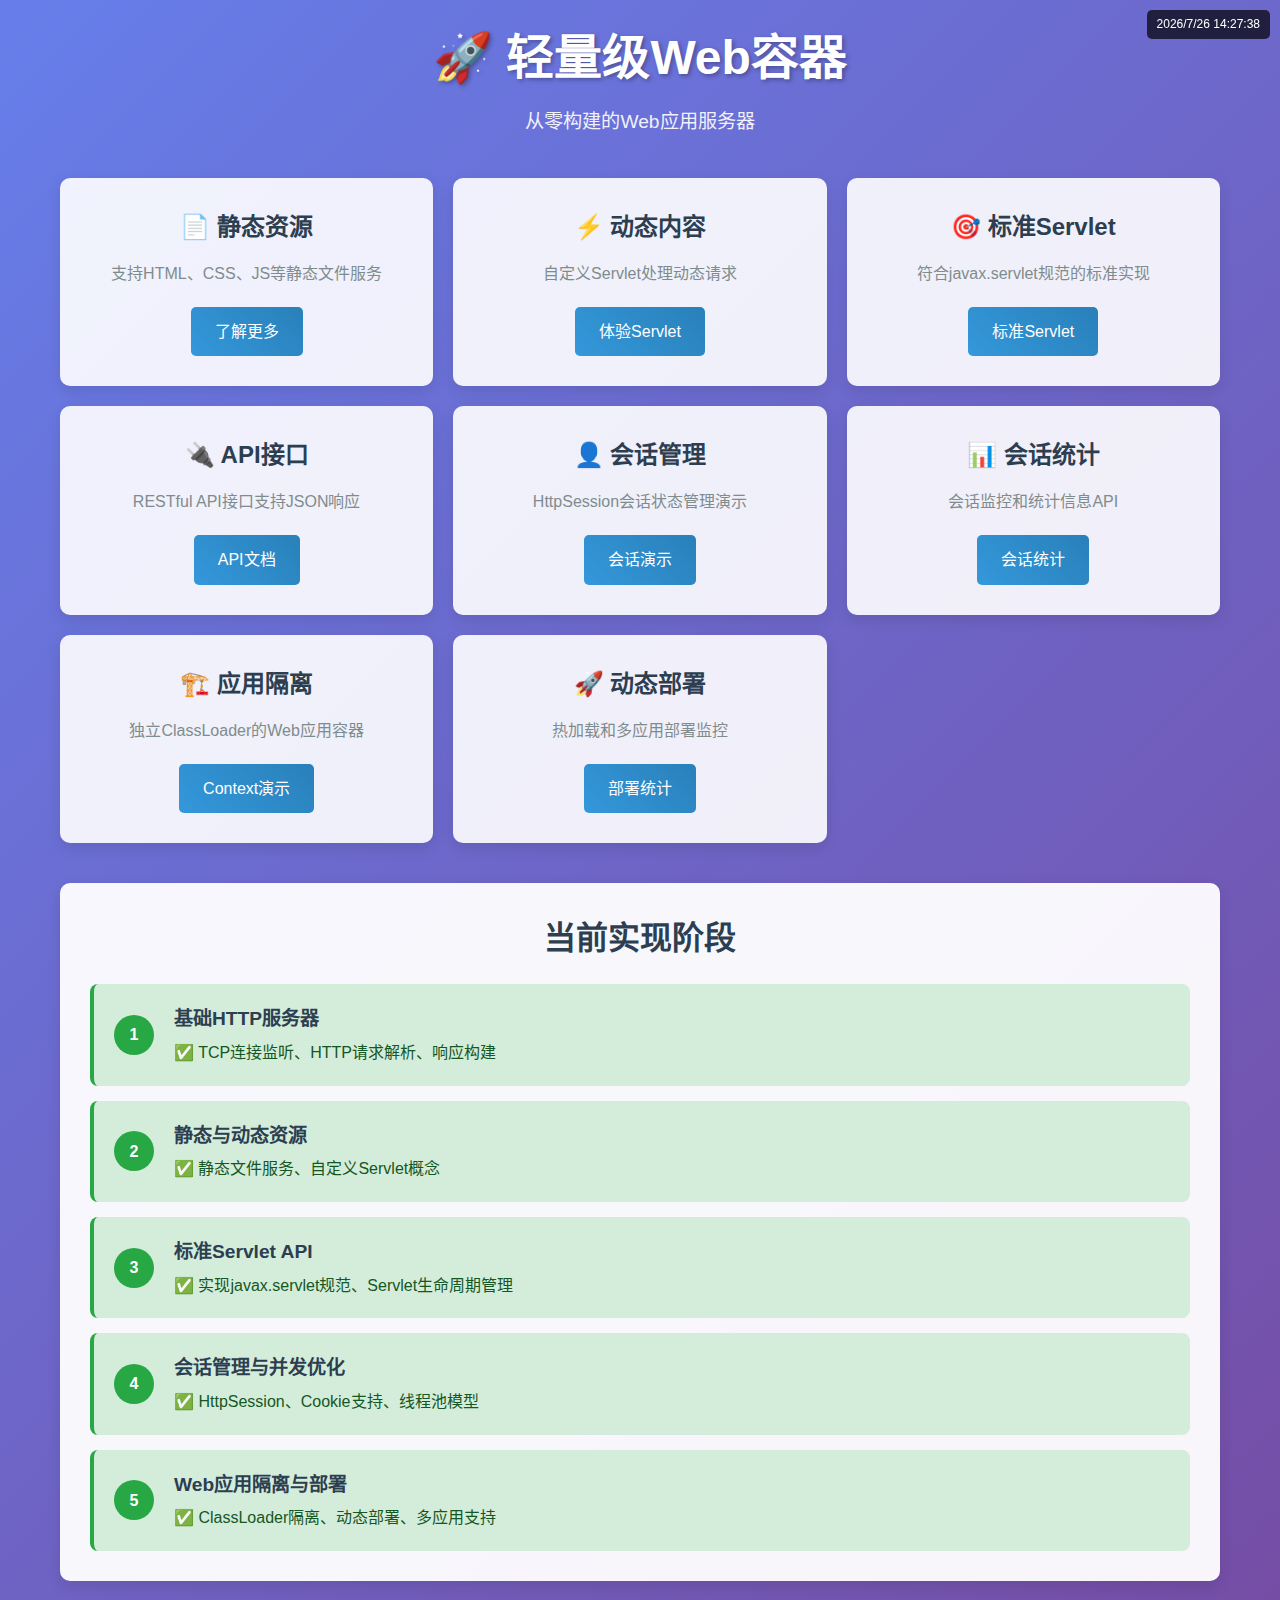
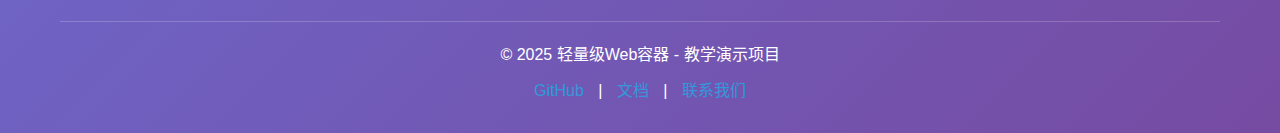
<file: webapps/ROOT/index.html>
<!DOCTYPE html>
<html lang="zh-CN">

<head>
    <meta charset="UTF-8">
    <meta name="viewport" content="width=device-width, initial-scale=1.0">
    <title>轻量级Web容器 - 首页</title>
    <link rel="stylesheet" href="style.css">
</head>

<body>
    <div class="container">
        <header>
            <h1>🚀 轻量级Web容器</h1>
            <p class="subtitle">从零构建的Web应用服务器</p>
        </header>

        <main>
            <div class="feature-grid">
                <div class="feature-card">
                    <h3>📄 静态资源</h3>
                    <p>支持HTML、CSS、JS等静态文件服务</p>
                    <a href="about.html" class="btn">了解更多</a>
                </div>

                <div class="feature-card">
                    <h3>⚡ 动态内容</h3>
                    <p>自定义Servlet处理动态请求</p>
                    <a href="/hello" class="btn">体验Servlet</a>
                </div>

                <div class="feature-card">
                    <h3>🎯 标准Servlet</h3>
                    <p>符合javax.servlet规范的标准实现</p>
                    <a href="/servlet" class="btn">标准Servlet</a>
                </div>

                <div class="feature-card">
                    <h3>🔌 API接口</h3>
                    <p>RESTful API接口支持JSON响应</p>
                    <a href="/api" class="btn">API文档</a>
                </div>

                <div class="feature-card">
                    <h3>👤 会话管理</h3>
                    <p>HttpSession会话状态管理演示</p>
                    <a href="/session" class="btn">会话演示</a>
                </div>

                <div class="feature-card">
                    <h3>📊 会话统计</h3>
                    <p>会话监控和统计信息API</p>
                    <a href="/api/sessions" class="btn">会话统计</a>
                </div>

                <div class="feature-card">
                    <h3>🏗️ 应用隔离</h3>
                    <p>独立ClassLoader的Web应用容器</p>
                    <a href="/context" class="btn">Context演示</a>
                </div>

                <div class="feature-card">
                    <h3>🚀 动态部署</h3>
                    <p>热加载和多应用部署监控</p>
                    <a href="/api/deployment" class="btn">部署统计</a>
                </div>
            </div>

            <div class="info-section">
                <h2>当前实现阶段</h2>
                <div class="stage-list">
                    <div class="stage completed">
                        <span class="stage-number">1</span>
                        <div class="stage-content">
                            <h4>基础HTTP服务器</h4>
                            <p>✅ TCP连接监听、HTTP请求解析、响应构建</p>
                        </div>
                    </div>
                    <div class="stage completed">
                        <span class="stage-number">2</span>
                        <div class="stage-content">
                            <h4>静态与动态资源</h4>
                            <p>✅ 静态文件服务、自定义Servlet概念</p>
                        </div>
                    </div>
                    <div class="stage completed">
                        <span class="stage-number">3</span>
                        <div class="stage-content">
                            <h4>标准Servlet API</h4>
                            <p>✅ 实现javax.servlet规范、Servlet生命周期管理</p>
                        </div>
                    </div>
                    <div class="stage completed">
                        <span class="stage-number">4</span>
                        <div class="stage-content">
                            <h4>会话管理与并发优化</h4>
                            <p>✅ HttpSession、Cookie支持、线程池模型</p>
                        </div>
                    </div>
                    <div class="stage completed">
                        <span class="stage-number">5</span>
                        <div class="stage-content">
                            <h4>Web应用隔离与部署</h4>
                            <p>✅ ClassLoader隔离、动态部署、多应用支持</p>
                        </div>
                    </div>
                </div>
            </div>
        </main>

        <footer>
            <p>&copy; 2025 轻量级Web容器 - 教学演示项目</p>
            <p>
                <a href="https://github.com" target="_blank">GitHub</a> |
                <a href="docs/" target="_blank">文档</a> |
                <a href="mailto:example@example.com">联系我们</a>
            </p>
        </footer>
    </div>

    <script>
        function testConcurrency() {
            alert('并发测试：可以打开多个浏览器标签页同时访问来测试多线程处理能力！');
        }

        // 显示当前时间
        function updateTime() {
            const now = new Date();
            const timeString = now.toLocaleString('zh-CN');
            document.getElementById('current-time').textContent = timeString;
        }

        // 页面加载完成后每秒更新时间
        window.addEventListener('load', function () {
            setInterval(updateTime, 1000);
            updateTime();
        });
    </script>

    <div id="current-time"
        style="position: fixed; top: 10px; right: 10px; background: rgba(0,0,0,0.7); color: white; padding: 5px 10px; border-radius: 5px; font-size: 12px;">
    </div>
</body>

</html>
</file>
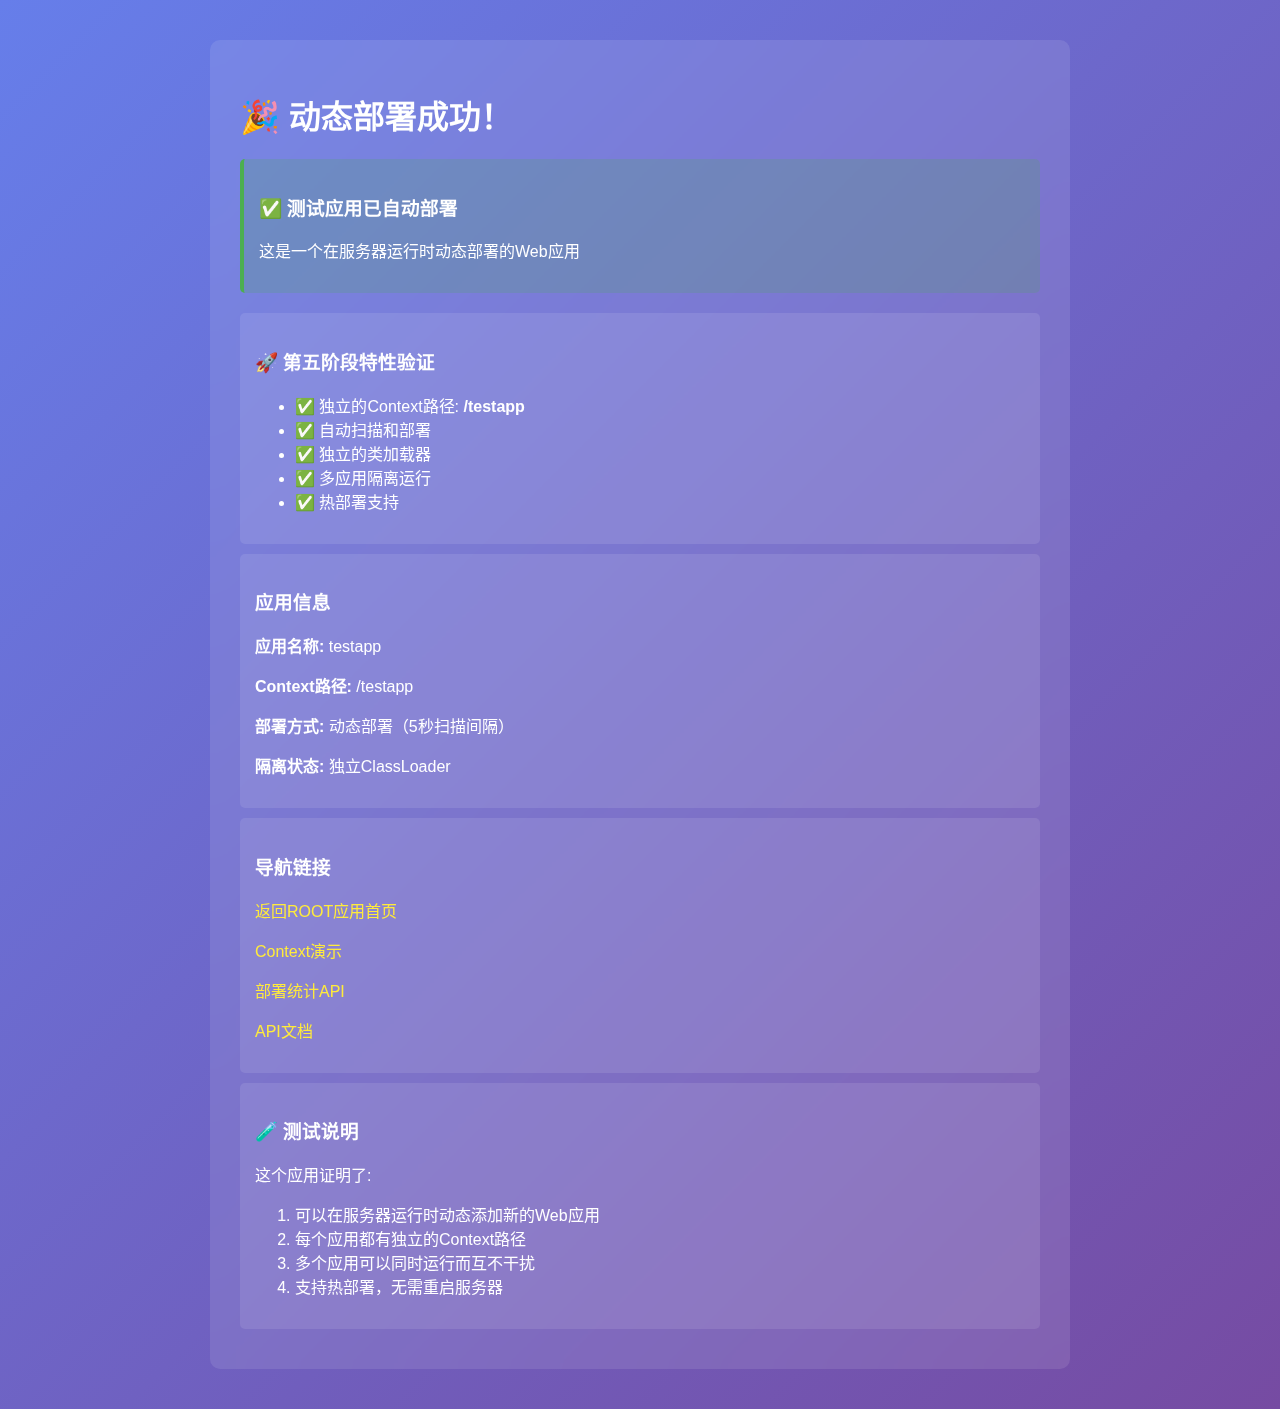
<file: webapps/testapp/index.html>
<!DOCTYPE html>
<html lang="zh-CN">

<head>
    <meta charset="UTF-8">
    <meta name="viewport" content="width=device-width, initial-scale=1.0">
    <title>测试应用 - 动态部署演示</title>
    <style>
        body {
            font-family: Arial, sans-serif;
            margin: 40px;
            background: linear-gradient(135deg, #667eea 0%, #764ba2 100%);
            color: white;
        }

        .container {
            max-width: 800px;
            margin: 0 auto;
            background: rgba(255, 255, 255, 0.1);
            padding: 30px;
            border-radius: 10px;
            backdrop-filter: blur(10px);
        }

        .success {
            background: rgba(76, 175, 80, 0.2);
            padding: 15px;
            border-radius: 5px;
            border-left: 4px solid #4CAF50;
            margin: 20px 0;
        }

        .info-box {
            background: rgba(255, 255, 255, 0.1);
            padding: 15px;
            margin: 10px 0;
            border-radius: 5px;
        }

        a {
            color: #ffeb3b;
            text-decoration: none;
        }

        a:hover {
            text-decoration: underline;
        }
    </style>
</head>

<body>
    <div class="container">
        <h1>🎉 动态部署成功！</h1>

        <div class="success">
            <h3>✅ 测试应用已自动部署</h3>
            <p>这是一个在服务器运行时动态部署的Web应用</p>
        </div>

        <div class="info-box">
            <h3>🚀 第五阶段特性验证</h3>
            <ul>
                <li>✅ 独立的Context路径: <strong>/testapp</strong></li>
                <li>✅ 自动扫描和部署</li>
                <li>✅ 独立的类加载器</li>
                <li>✅ 多应用隔离运行</li>
                <li>✅ 热部署支持</li>
            </ul>
        </div>

        <div class="info-box">
            <h3>应用信息</h3>
            <p><strong>应用名称:</strong> testapp</p>
            <p><strong>Context路径:</strong> /testapp</p>
            <p><strong>部署方式:</strong> 动态部署（5秒扫描间隔）</p>
            <p><strong>隔离状态:</strong> 独立ClassLoader</p>
        </div>

        <div class="info-box">
            <h3>导航链接</h3>
            <p><a href="/">返回ROOT应用首页</a></p>
            <p><a href="/context">Context演示</a></p>
            <p><a href="/api/deployment">部署统计API</a></p>
            <p><a href="/api">API文档</a></p>
        </div>

        <div class="info-box">
            <h3>🧪 测试说明</h3>
            <p>这个应用证明了:</p>
            <ol>
                <li>可以在服务器运行时动态添加新的Web应用</li>
                <li>每个应用都有独立的Context路径</li>
                <li>多个应用可以同时运行而互不干扰</li>
                <li>支持热部署，无需重启服务器</li>
            </ol>
        </div>
    </div>
</body>

</html>
</file>
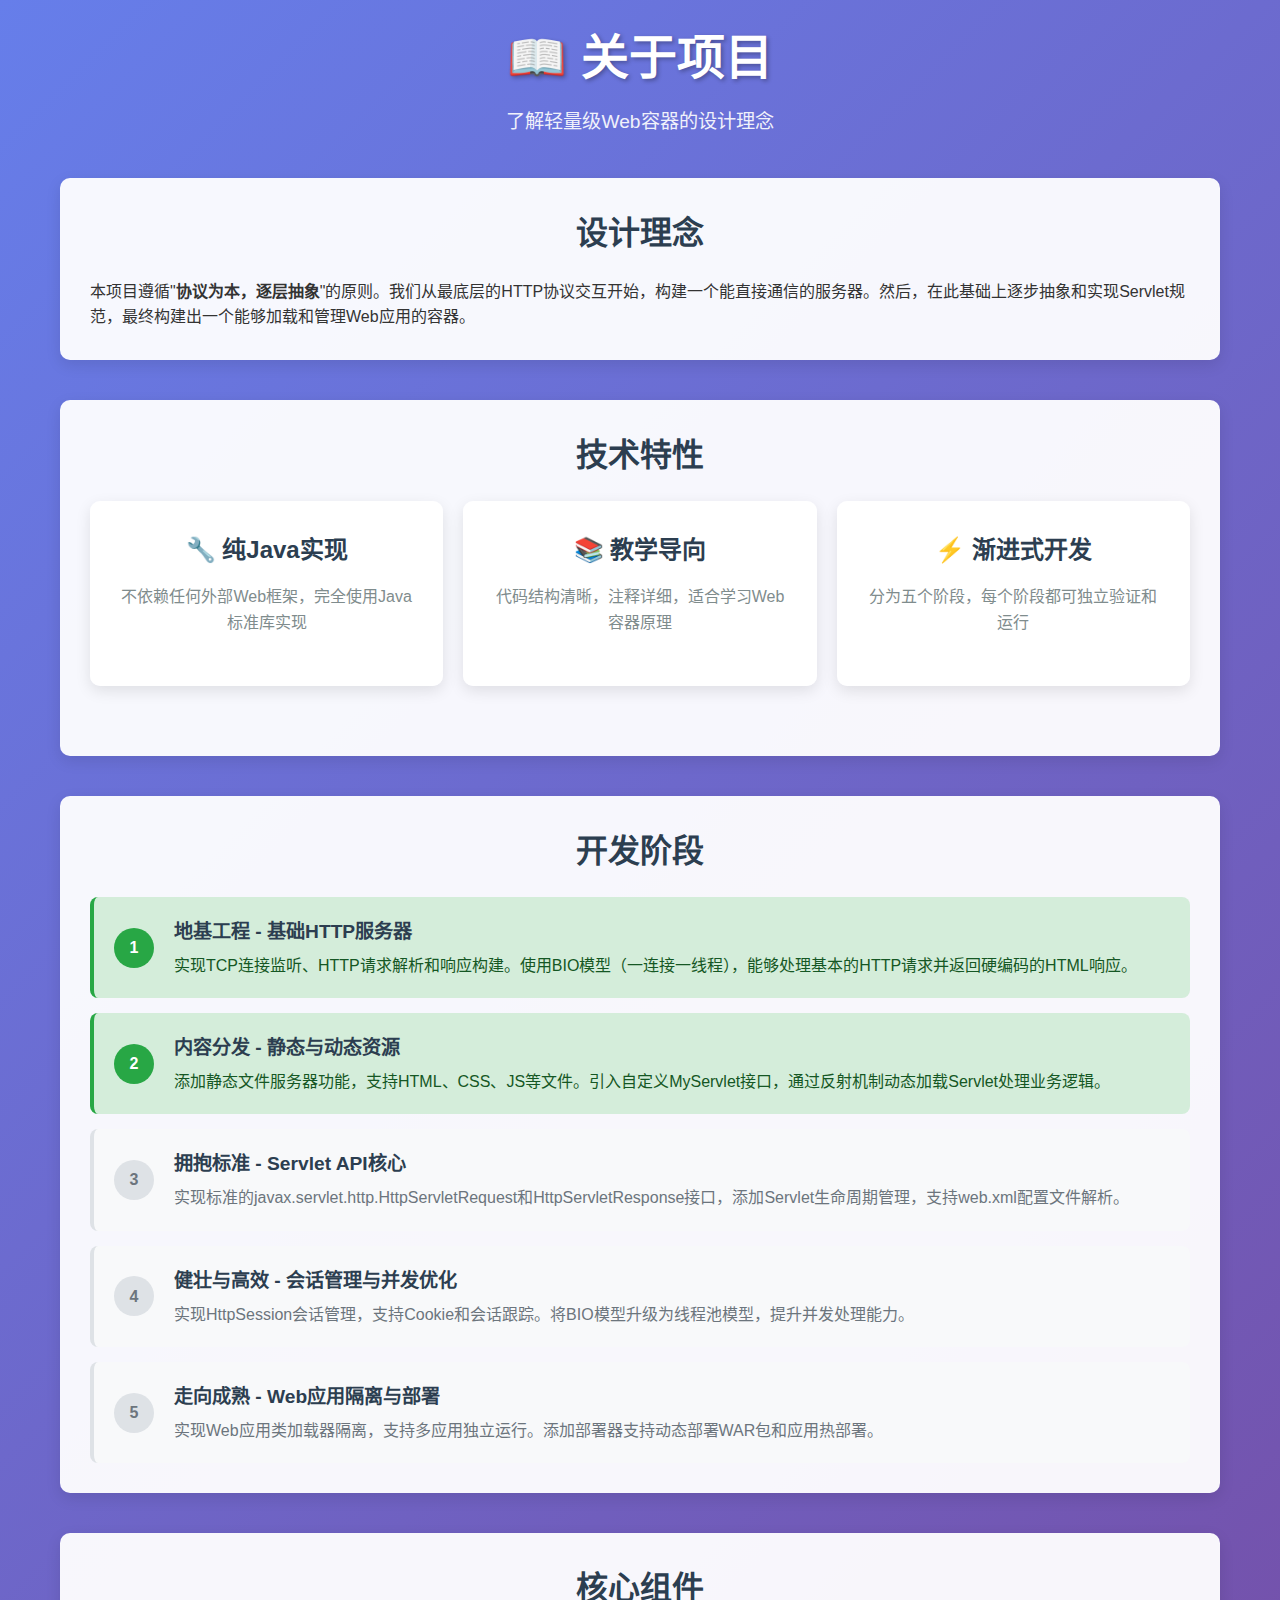
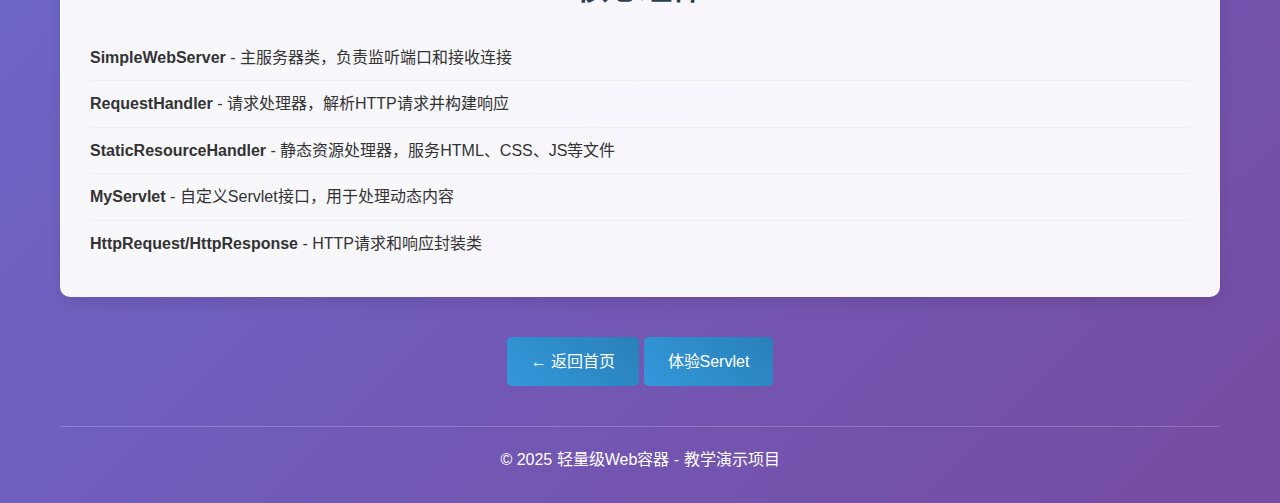
<file: webapps/ROOT/about.html>
<!DOCTYPE html>
<html lang="zh-CN">

<head>
    <meta charset="UTF-8">
    <meta name="viewport" content="width=device-width, initial-scale=1.0">
    <title>关于 - 轻量级Web容器</title>
    <link rel="stylesheet" href="style.css">
</head>

<body>
    <div class="container">
        <header>
            <h1>📖 关于项目</h1>
            <p class="subtitle">了解轻量级Web容器的设计理念</p>
        </header>

        <main>
            <div class="info-section">
                <h2>设计理念</h2>
                <p>本项目遵循"<strong>协议为本，逐层抽象</strong>"的原则。我们从最底层的HTTP协议交互开始，构建一个能直接通信的服务器。然后，在此基础上逐步抽象和实现Servlet规范，最终构建出一个能够加载和管理Web应用的容器。
                </p>
            </div>

            <div class="info-section">
                <h2>技术特性</h2>
                <div class="feature-grid">
                    <div class="feature-card">
                        <h3>🔧 纯Java实现</h3>
                        <p>不依赖任何外部Web框架，完全使用Java标准库实现</p>
                    </div>
                    <div class="feature-card">
                        <h3>📚 教学导向</h3>
                        <p>代码结构清晰，注释详细，适合学习Web容器原理</p>
                    </div>
                    <div class="feature-card">
                        <h3>⚡ 渐进式开发</h3>
                        <p>分为五个阶段，每个阶段都可独立验证和运行</p>
                    </div>
                </div>
            </div>

            <div class="info-section">
                <h2>开发阶段</h2>
                <div class="stage-list">
                    <div class="stage completed">
                        <span class="stage-number">1</span>
                        <div class="stage-content">
                            <h4>地基工程 - 基础HTTP服务器</h4>
                            <p>实现TCP连接监听、HTTP请求解析和响应构建。使用BIO模型（一连接一线程），能够处理基本的HTTP请求并返回硬编码的HTML响应。</p>
                        </div>
                    </div>
                    <div class="stage completed">
                        <span class="stage-number">2</span>
                        <div class="stage-content">
                            <h4>内容分发 - 静态与动态资源</h4>
                            <p>添加静态文件服务器功能，支持HTML、CSS、JS等文件。引入自定义MyServlet接口，通过反射机制动态加载Servlet处理业务逻辑。</p>
                        </div>
                    </div>
                    <div class="stage">
                        <span class="stage-number">3</span>
                        <div class="stage-content">
                            <h4>拥抱标准 - Servlet API核心</h4>
                            <p>实现标准的javax.servlet.http.HttpServletRequest和HttpServletResponse接口，添加Servlet生命周期管理，支持web.xml配置文件解析。
                            </p>
                        </div>
                    </div>
                    <div class="stage">
                        <span class="stage-number">4</span>
                        <div class="stage-content">
                            <h4>健壮与高效 - 会话管理与并发优化</h4>
                            <p>实现HttpSession会话管理，支持Cookie和会话跟踪。将BIO模型升级为线程池模型，提升并发处理能力。</p>
                        </div>
                    </div>
                    <div class="stage">
                        <span class="stage-number">5</span>
                        <div class="stage-content">
                            <h4>走向成熟 - Web应用隔离与部署</h4>
                            <p>实现Web应用类加载器隔离，支持多应用独立运行。添加部署器支持动态部署WAR包和应用热部署。</p>
                        </div>
                    </div>
                </div>
            </div>

            <div class="info-section">
                <h2>核心组件</h2>
                <ul style="list-style: none; padding: 0;">
                    <li style="padding: 10px 0; border-bottom: 1px solid #eee;">
                        <strong>SimpleWebServer</strong> - 主服务器类，负责监听端口和接收连接
                    </li>
                    <li style="padding: 10px 0; border-bottom: 1px solid #eee;">
                        <strong>RequestHandler</strong> - 请求处理器，解析HTTP请求并构建响应
                    </li>
                    <li style="padding: 10px 0; border-bottom: 1px solid #eee;">
                        <strong>StaticResourceHandler</strong> - 静态资源处理器，服务HTML、CSS、JS等文件
                    </li>
                    <li style="padding: 10px 0; border-bottom: 1px solid #eee;">
                        <strong>MyServlet</strong> - 自定义Servlet接口，用于处理动态内容
                    </li>
                    <li style="padding: 10px 0;">
                        <strong>HttpRequest/HttpResponse</strong> - HTTP请求和响应封装类
                    </li>
                </ul>
            </div>

            <div style="text-align: center; margin-top: 40px;">
                <a href="/" class="btn">← 返回首页</a>
                <a href="/hello" class="btn">体验Servlet</a>
            </div>
        </main>

        <footer>
            <p>&copy; 2025 轻量级Web容器 - 教学演示项目</p>
        </footer>
    </div>
</body>

</html>
</file>
<file: webapps/ROOT/style.css>
/* 轻量级Web容器样式表 */

/* 基础重置 */
* {
    margin: 0;
    padding: 0;
    box-sizing: border-box;
}

body {
    font-family: 'Segoe UI', Tahoma, Geneva, Verdana, sans-serif;
    line-height: 1.6;
    color: #333;
    background: linear-gradient(135deg, #667eea 0%, #764ba2 100%);
    min-height: 100vh;
}

.container {
    max-width: 1200px;
    margin: 0 auto;
    padding: 20px;
}

/* 头部样式 */
header {
    text-align: center;
    margin-bottom: 40px;
    color: white;
}

header h1 {
    font-size: 3rem;
    margin-bottom: 10px;
    text-shadow: 2px 2px 4px rgba(0,0,0,0.3);
}

.subtitle {
    font-size: 1.2rem;
    opacity: 0.9;
}

/* 功能卡片网格 */
.feature-grid {
    display: grid;
    grid-template-columns: repeat(auto-fit, minmax(300px, 1fr));
    gap: 20px;
    margin-bottom: 40px;
}

.feature-card {
    background: rgba(255, 255, 255, 0.9);
    padding: 30px;
    border-radius: 10px;
    box-shadow: 0 5px 15px rgba(0,0,0,0.1);
    text-align: center;
    transition: transform 0.3s ease, box-shadow 0.3s ease;
}

.feature-card:hover {
    transform: translateY(-5px);
    box-shadow: 0 8px 25px rgba(0,0,0,0.2);
}

.feature-card h3 {
    color: #2c3e50;
    margin-bottom: 15px;
    font-size: 1.5rem;
}

.feature-card p {
    color: #7f8c8d;
    margin-bottom: 20px;
}

.btn {
    display: inline-block;
    background: linear-gradient(45deg, #3498db, #2980b9);
    color: white;
    padding: 12px 24px;
    text-decoration: none;
    border-radius: 5px;
    transition: background 0.3s ease;
    border: none;
    cursor: pointer;
    font-size: 1rem;
}

.btn:hover {
    background: linear-gradient(45deg, #2980b9, #1f618d);
    transform: translateY(-2px);
}

/* 信息区域 */
.info-section {
    background: rgba(255, 255, 255, 0.95);
    padding: 30px;
    border-radius: 10px;
    box-shadow: 0 5px 15px rgba(0,0,0,0.1);
    margin-bottom: 40px;
}

.info-section h2 {
    color: #2c3e50;
    margin-bottom: 20px;
    text-align: center;
    font-size: 2rem;
}

/* 阶段列表 */
.stage-list {
    display: flex;
    flex-direction: column;
    gap: 15px;
}

.stage {
    display: flex;
    align-items: center;
    padding: 20px;
    background: #f8f9fa;
    border-radius: 8px;
    border-left: 4px solid #dee2e6;
    transition: all 0.3s ease;
}

.stage.completed {
    background: #d4edda;
    border-left-color: #28a745;
}

.stage-number {
    display: flex;
    align-items: center;
    justify-content: center;
    width: 40px;
    height: 40px;
    background: #dee2e6;
    color: #6c757d;
    border-radius: 50%;
    font-weight: bold;
    margin-right: 20px;
    flex-shrink: 0;
}

.stage.completed .stage-number {
    background: #28a745;
    color: white;
}

.stage-content h4 {
    color: #2c3e50;
    margin-bottom: 5px;
    font-size: 1.2rem;
}

.stage-content p {
    color: #6c757d;
    margin: 0;
}

.stage.completed .stage-content p {
    color: #155724;
}

/* 底部样式 */
footer {
    text-align: center;
    color: white;
    margin-top: 40px;
    padding-top: 20px;
    border-top: 1px solid rgba(255, 255, 255, 0.2);
}

footer p {
    margin-bottom: 10px;
}

footer a {
    color: #3498db;
    text-decoration: none;
    margin: 0 10px;
}

footer a:hover {
    text-decoration: underline;
}

/* 响应式设计 */
@media (max-width: 768px) {
    header h1 {
        font-size: 2rem;
    }
    
    .feature-grid {
        grid-template-columns: 1fr;
    }
    
    .container {
        padding: 10px;
    }
    
    .stage {
        flex-direction: column;
        text-align: center;
    }
    
    .stage-number {
        margin-right: 0;
        margin-bottom: 10px;
    }
}

/* 动画效果 */
@keyframes fadeInUp {
    from {
        opacity: 0;
        transform: translateY(30px);
    }
    to {
        opacity: 1;
        transform: translateY(0);
    }
}

.feature-card {
    animation: fadeInUp 0.6s ease-out;
}

.feature-card:nth-child(2) {
    animation-delay: 0.2s;
}

.feature-card:nth-child(3) {
    animation-delay: 0.4s;
}
</file>
